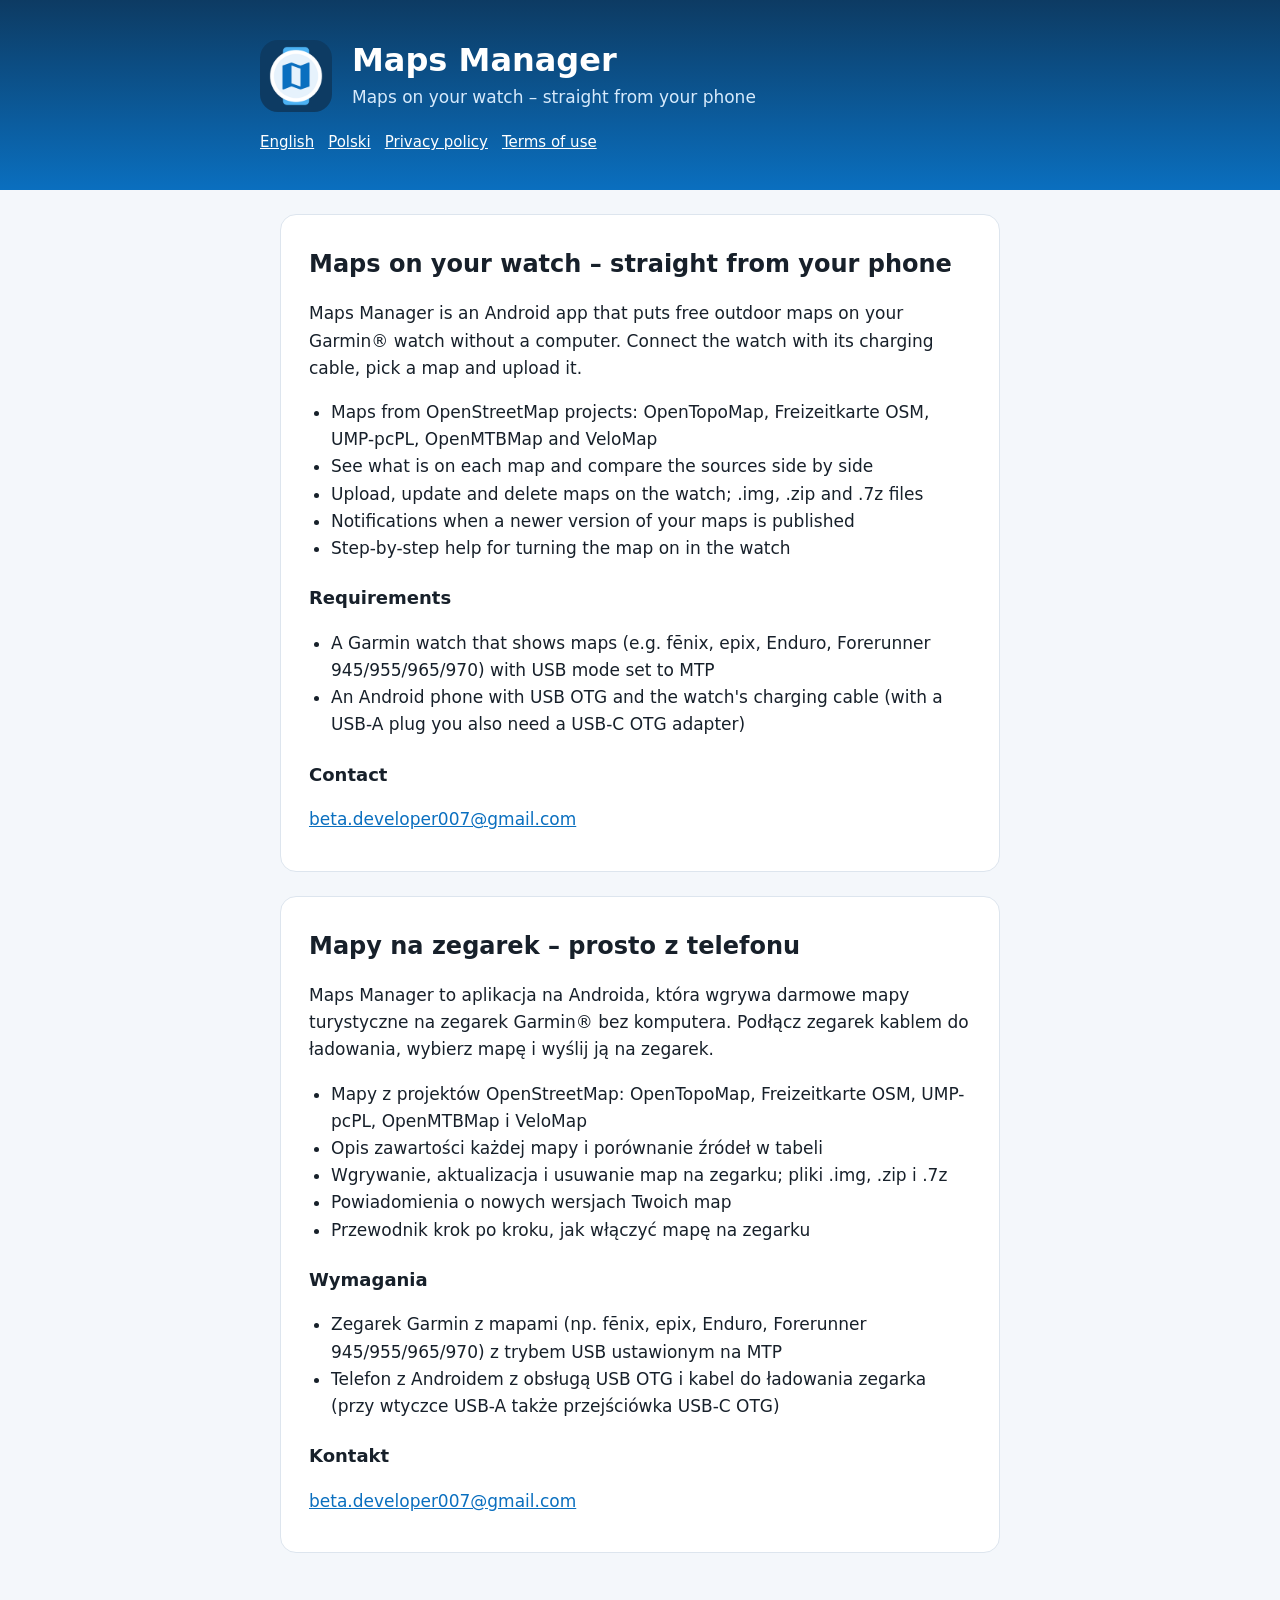
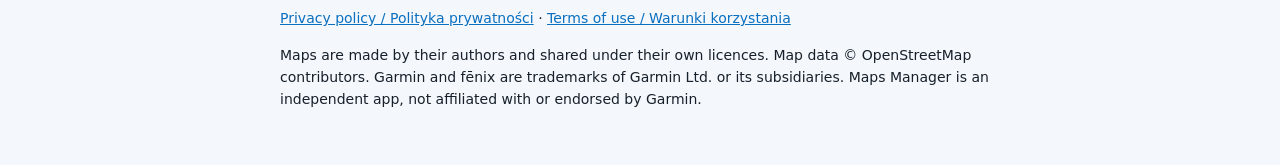
<file: index.html>
<!doctype html>
<html lang="en">
<head>
  <meta charset="utf-8">
  <meta name="viewport" content="width=device-width, initial-scale=1">
  <title>Maps Manager – maps on your watch, straight from your phone</title>
  <meta name="description" content="Android app that puts free topo, hiking and MTB maps on Garmin® watches over a USB cable.">
  <link rel="icon" href="favicon.png">
  <link rel="stylesheet" href="style.css">
</head>
<body>
<header>
  <div class="wrap">
    <div class="brand">
      <img src="icon.png" alt="">
      <div>
        <h1>Maps Manager</h1>
        <p>Maps on your watch – straight from your phone</p>
      </div>
    </div>
    <nav class="lang"><a href="#en">English</a><a href="#pl">Polski</a><a href="privacy/">Privacy policy</a><a href="terms/">Terms of use</a></nav>
  </div>
</header>

<main class="wrap">
  <section id="en" lang="en">
    <h2>Maps on your watch – straight from your phone</h2>
    <p>Maps Manager is an Android app that puts free outdoor maps on your Garmin® watch without a computer.
      Connect the watch with its charging cable, pick a map and upload it.</p>
    <ul>
      <li>Maps from OpenStreetMap projects: OpenTopoMap, Freizeitkarte OSM, UMP-pcPL, OpenMTBMap and VeloMap</li>
      <li>See what is on each map and compare the sources side by side</li>
      <li>Upload, update and delete maps on the watch; .img, .zip and .7z files</li>
      <li>Notifications when a newer version of your maps is published</li>
      <li>Step-by-step help for turning the map on in the watch</li>
    </ul>
    <h3>Requirements</h3>
    <ul>
      <li>A Garmin watch that shows maps (e.g. fēnix, epix, Enduro, Forerunner 945/955/965/970) with USB mode set to MTP</li>
      <li>An Android phone with USB OTG and the watch's charging cable (with a USB-A plug you also need a USB-C OTG adapter)</li>
    </ul>
    <h3>Contact</h3>
    <p><a href="mailto:beta.developer007@gmail.com">beta.developer007@gmail.com</a></p>
  </section>

  <section id="pl" lang="pl">
    <h2>Mapy na zegarek – prosto z telefonu</h2>
    <p>Maps Manager to aplikacja na Androida, która wgrywa darmowe mapy turystyczne na zegarek Garmin® bez
      komputera. Podłącz zegarek kablem do ładowania, wybierz mapę i wyślij ją na zegarek.</p>
    <ul>
      <li>Mapy z projektów OpenStreetMap: OpenTopoMap, Freizeitkarte OSM, UMP-pcPL, OpenMTBMap i VeloMap</li>
      <li>Opis zawartości każdej mapy i porównanie źródeł w tabeli</li>
      <li>Wgrywanie, aktualizacja i usuwanie map na zegarku; pliki .img, .zip i .7z</li>
      <li>Powiadomienia o nowych wersjach Twoich map</li>
      <li>Przewodnik krok po kroku, jak włączyć mapę na zegarku</li>
    </ul>
    <h3>Wymagania</h3>
    <ul>
      <li>Zegarek Garmin z mapami (np. fēnix, epix, Enduro, Forerunner 945/955/965/970) z trybem USB ustawionym na MTP</li>
      <li>Telefon z Androidem z obsługą USB OTG i kabel do ładowania zegarka (przy wtyczce USB-A także przejściówka USB-C OTG)</li>
    </ul>
    <h3>Kontakt</h3>
    <p><a href="mailto:beta.developer007@gmail.com">beta.developer007@gmail.com</a></p>
  </section>
</main>

<footer class="wrap">
  <p><a href="privacy/">Privacy policy / Polityka prywatności</a> · <a href="terms/">Terms of use / Warunki korzystania</a></p>
  <p>Maps are made by their authors and shared under their own licences. Map data © OpenStreetMap contributors.
    Garmin and fēnix are trademarks of Garmin Ltd. or its subsidiaries. Maps Manager is an independent app,
    not affiliated with or endorsed by Garmin.</p>
</footer>
</body>
</html>
</file>
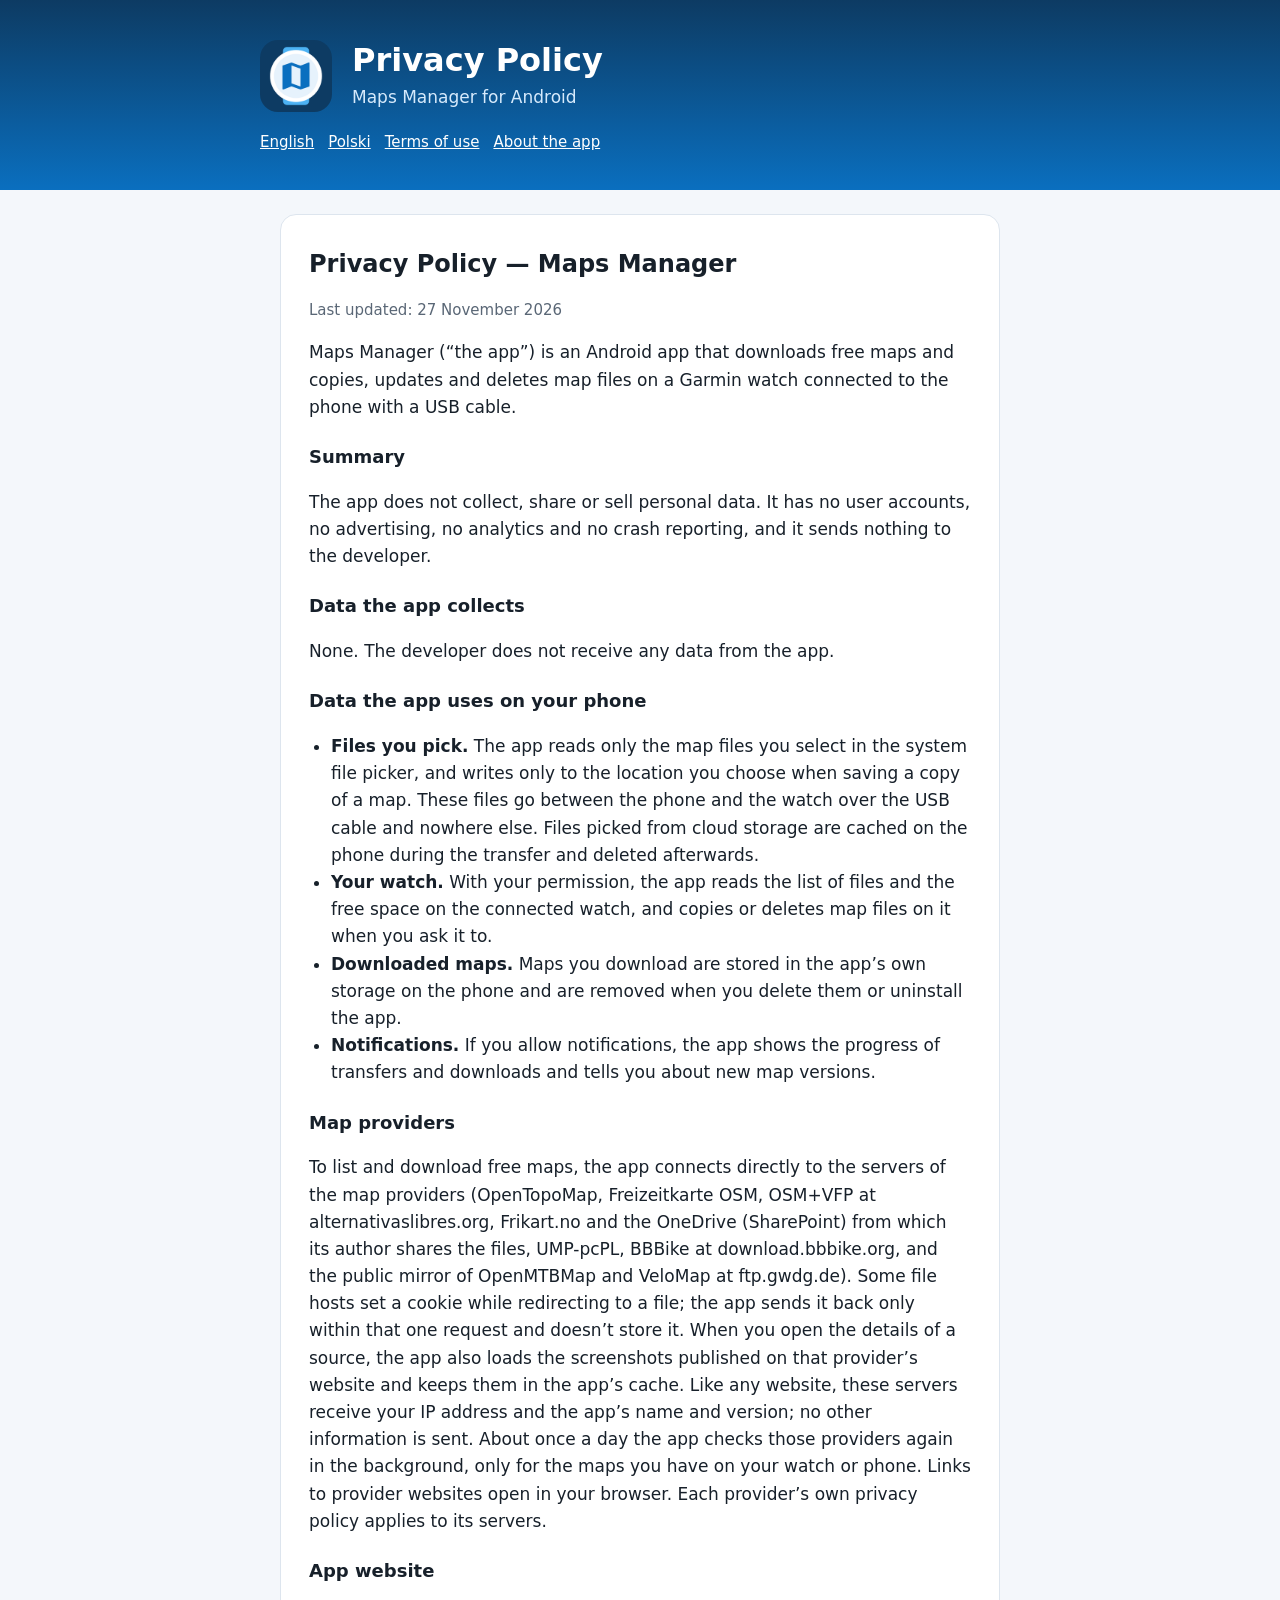
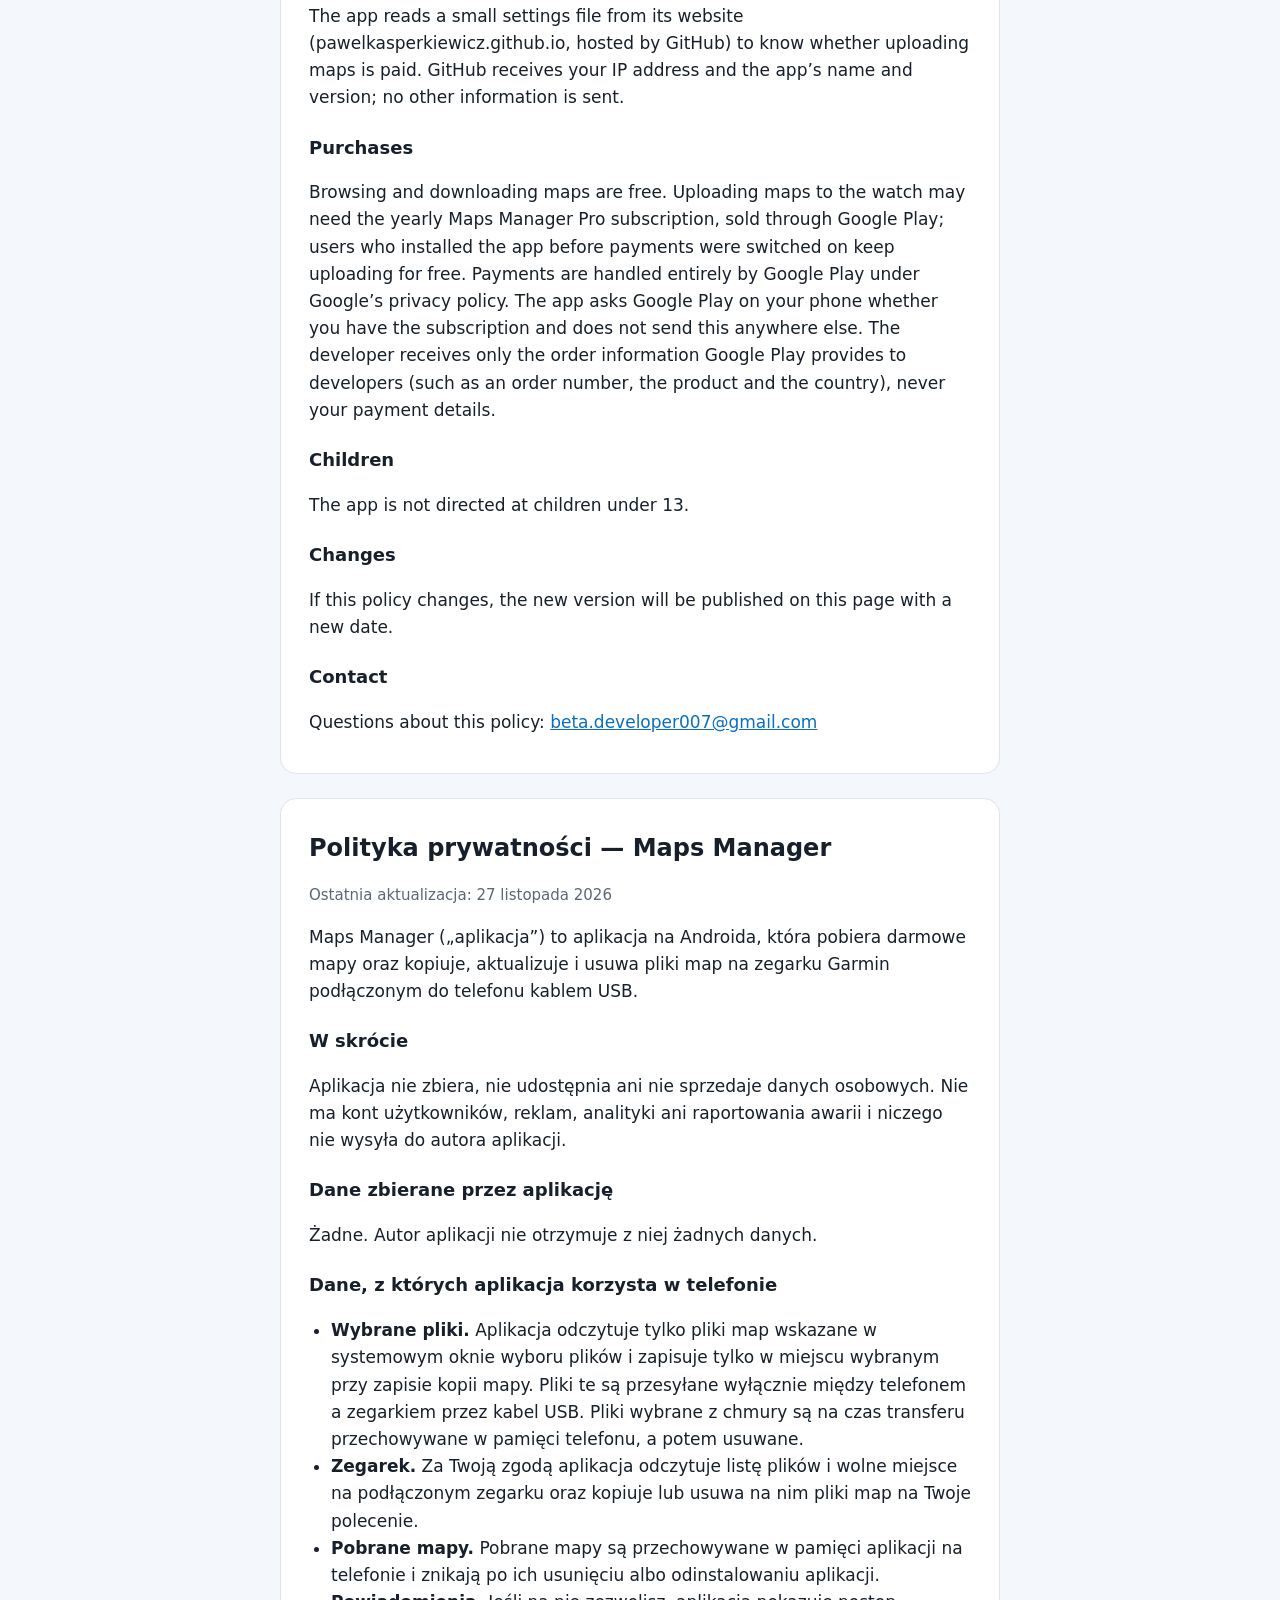
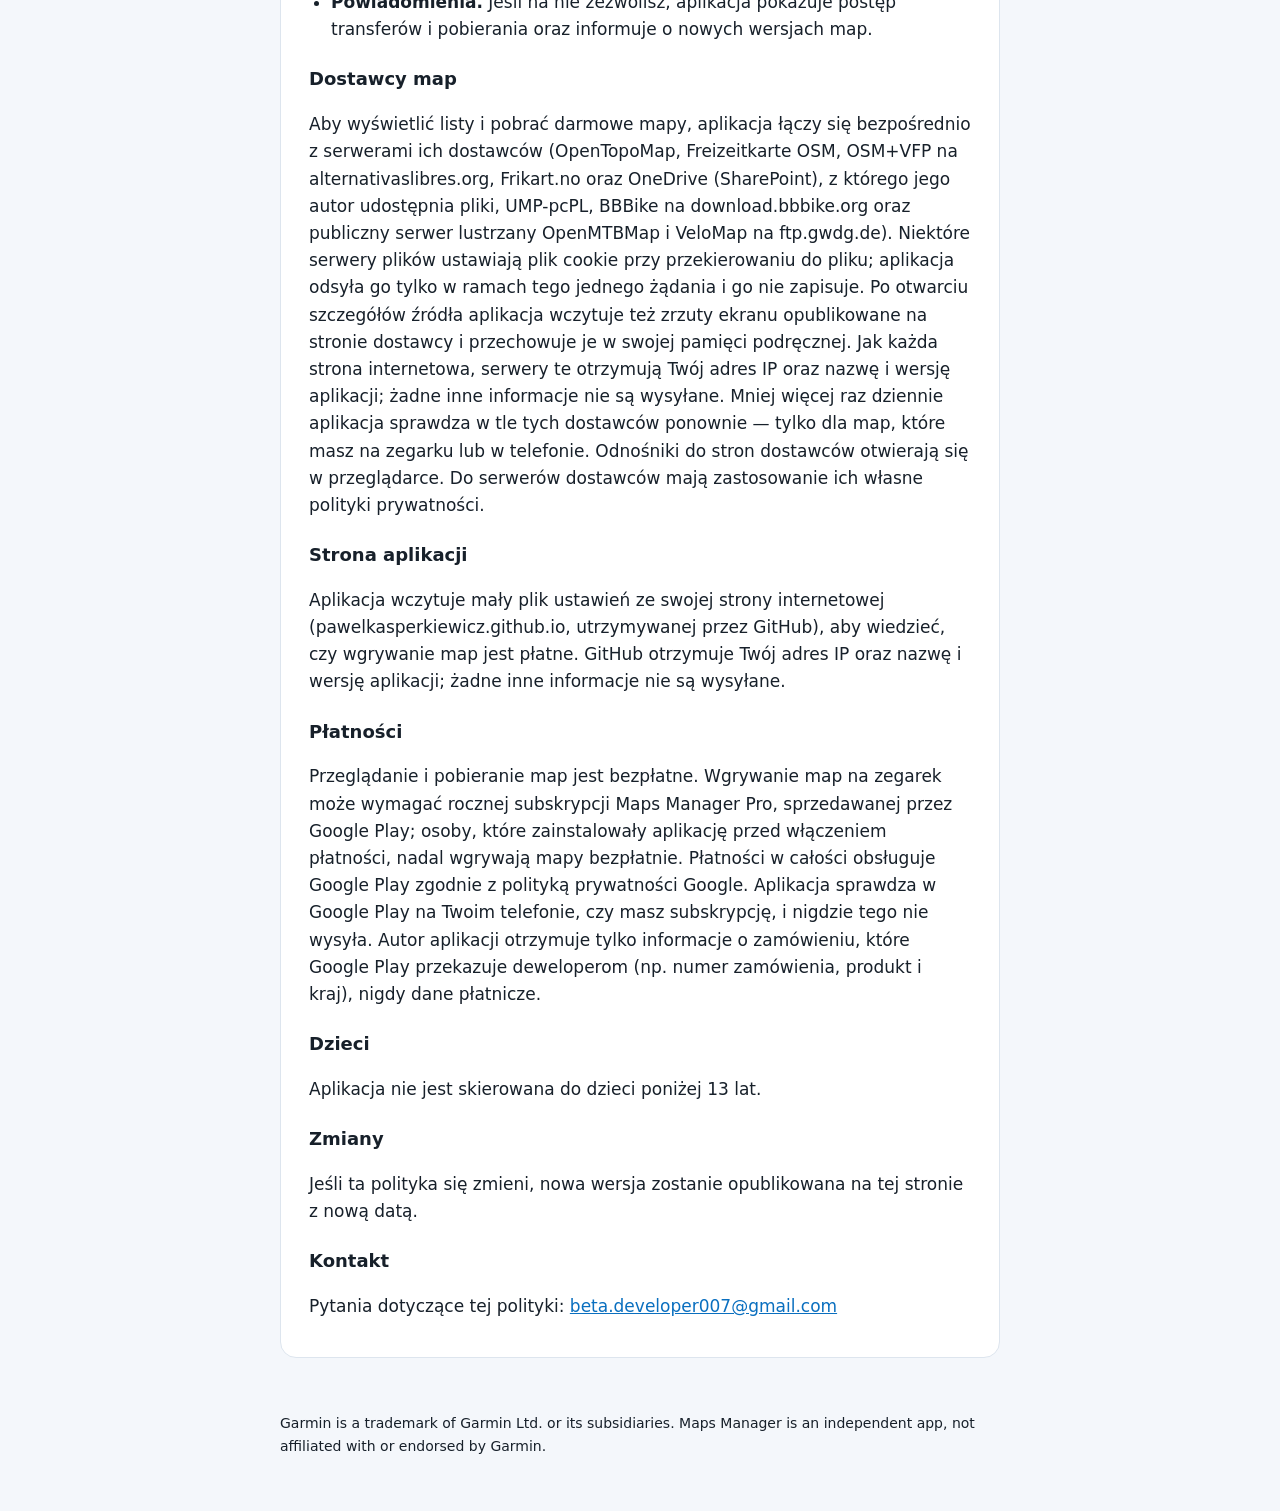
<file: privacy/index.html>
<!doctype html>
<html lang="en">
<head>
  <meta charset="utf-8">
  <meta name="viewport" content="width=device-width, initial-scale=1">
  <title>Privacy Policy – Maps Manager</title>
  <link rel="icon" href="../favicon.png">
  <link rel="stylesheet" href="../style.css">
</head>
<body>
<header>
  <div class="wrap">
    <div class="brand">
      <img src="../icon.png" alt="">
      <div>
        <h1>Privacy Policy</h1>
        <p>Maps Manager for Android</p>
      </div>
    </div>
    <nav class="lang"><a href="#en">English</a><a href="#pl">Polski</a><a href="../terms/">Terms of use</a><a href="../">About the app</a></nav>
  </div>
</header>

<main class="wrap">
  <section id="en" lang="en">
    <h2>Privacy Policy — Maps Manager</h2>
    <p class="date">Last updated: 27 November 2026</p>
    <p>Maps Manager (“the app”) is an Android app that downloads free maps and copies, updates and deletes map
      files on a Garmin watch connected to the phone with a USB cable.</p>

    <h3>Summary</h3>
    <p>The app does not collect, share or sell personal data. It has no user accounts, no advertising, no analytics
      and no crash reporting, and it sends nothing to the developer.</p>

    <h3>Data the app collects</h3>
    <p>None. The developer does not receive any data from the app.</p>

    <h3>Data the app uses on your phone</h3>
    <ul>
      <li><strong>Files you pick.</strong> The app reads only the map files you select in the system file picker,
        and writes only to the location you choose when saving a copy of a map. These files go between the phone and
        the watch over the USB cable and nowhere else. Files picked from cloud storage are cached on the phone during
        the transfer and deleted afterwards.</li>
      <li><strong>Your watch.</strong> With your permission, the app reads the list of files and the free space on the
        connected watch, and copies or deletes map files on it when you ask it to.</li>
      <li><strong>Downloaded maps.</strong> Maps you download are stored in the app’s own storage on the phone and are
        removed when you delete them or uninstall the app.</li>
      <li><strong>Notifications.</strong> If you allow notifications, the app shows the progress of transfers and
        downloads and tells you about new map versions.</li>
    </ul>

    <h3>Map providers</h3>
    <p>To list and download free maps, the app connects directly to the servers of the map providers (OpenTopoMap, Freizeitkarte OSM, OSM+VFP at alternativaslibres.org, Frikart.no and the OneDrive (SharePoint) from which its author shares the files, UMP-pcPL, BBBike at download.bbbike.org, and the public mirror of OpenMTBMap and VeloMap at ftp.gwdg.de). Some file hosts set a cookie while redirecting to a file; the app sends it back only within that one request and doesn’t store it. When you open the
      details of a source, the app also loads the screenshots published on that provider’s website and keeps them in
      the app’s cache. Like any website, these servers receive your IP address and the app’s name and version; no other
      information is sent. About once a day the app checks those providers again in the background, only for the maps
      you have on your watch or phone. Links to provider websites open in your browser. Each provider’s own privacy
      policy applies to its servers.</p>

    <h3>App website</h3>
    <p>The app reads a small settings file from its website (pawelkasperkiewicz.github.io, hosted by GitHub) to know whether uploading maps is paid. GitHub receives your IP address and the app’s name and version; no other information is sent.</p>

    <h3>Purchases</h3>
    <p>Browsing and downloading maps are free. Uploading maps to the watch may need the yearly Maps Manager Pro subscription, sold through Google Play; users who installed the app before payments were switched on keep uploading for free. Payments are handled entirely by Google Play under Google’s privacy policy. The app asks Google Play on your phone whether you have the subscription and does not send this anywhere else. The developer receives only the order information Google Play provides to developers (such as an order number, the product and the country), never your payment details.</p>

    <h3>Children</h3>
    <p>The app is not directed at children under 13.</p>

    <h3>Changes</h3>
    <p>If this policy changes, the new version will be published on this page with a new date.</p>

    <h3>Contact</h3>
    <p>Questions about this policy: <a href="mailto:beta.developer007@gmail.com">beta.developer007@gmail.com</a></p>
  </section>

  <section id="pl" lang="pl">
    <h2>Polityka prywatności — Maps Manager</h2>
    <p class="date">Ostatnia aktualizacja: 27 listopada 2026</p>
    <p>Maps Manager („aplikacja”) to aplikacja na Androida, która pobiera darmowe mapy oraz kopiuje, aktualizuje
      i usuwa pliki map na zegarku Garmin podłączonym do telefonu kablem USB.</p>

    <h3>W skrócie</h3>
    <p>Aplikacja nie zbiera, nie udostępnia ani nie sprzedaje danych osobowych. Nie ma kont użytkowników, reklam,
      analityki ani raportowania awarii i niczego nie wysyła do autora aplikacji.</p>

    <h3>Dane zbierane przez aplikację</h3>
    <p>Żadne. Autor aplikacji nie otrzymuje z niej żadnych danych.</p>

    <h3>Dane, z których aplikacja korzysta w telefonie</h3>
    <ul>
      <li><strong>Wybrane pliki.</strong> Aplikacja odczytuje tylko pliki map wskazane w systemowym oknie wyboru plików
        i zapisuje tylko w miejscu wybranym przy zapisie kopii mapy. Pliki te są przesyłane wyłącznie między telefonem
        a zegarkiem przez kabel USB. Pliki wybrane z chmury są na czas transferu przechowywane w pamięci telefonu,
        a potem usuwane.</li>
      <li><strong>Zegarek.</strong> Za Twoją zgodą aplikacja odczytuje listę plików i wolne miejsce na podłączonym
        zegarku oraz kopiuje lub usuwa na nim pliki map na Twoje polecenie.</li>
      <li><strong>Pobrane mapy.</strong> Pobrane mapy są przechowywane w pamięci aplikacji na telefonie i znikają po ich
        usunięciu albo odinstalowaniu aplikacji.</li>
      <li><strong>Powiadomienia.</strong> Jeśli na nie zezwolisz, aplikacja pokazuje postęp transferów i pobierania oraz
        informuje o nowych wersjach map.</li>
    </ul>

    <h3>Dostawcy map</h3>
    <p>Aby wyświetlić listy i pobrać darmowe mapy, aplikacja łączy się bezpośrednio z serwerami ich dostawców
      (OpenTopoMap, Freizeitkarte OSM, OSM+VFP na alternativaslibres.org, Frikart.no oraz OneDrive (SharePoint), z którego jego autor udostępnia pliki, UMP-pcPL, BBBike na download.bbbike.org oraz publiczny serwer lustrzany OpenMTBMap i VeloMap na ftp.gwdg.de). Niektóre serwery plików ustawiają plik cookie przy przekierowaniu do pliku; aplikacja odsyła go tylko w ramach tego jednego żądania i go nie zapisuje.
      Po otwarciu szczegółów źródła aplikacja wczytuje też zrzuty ekranu opublikowane na stronie dostawcy
      i przechowuje je w swojej pamięci podręcznej. Jak każda strona internetowa, serwery te otrzymują Twój adres IP
      oraz nazwę i wersję aplikacji; żadne inne informacje nie są wysyłane. Mniej więcej raz dziennie aplikacja
      sprawdza w tle tych dostawców ponownie — tylko dla map, które masz na zegarku lub w telefonie. Odnośniki do
      stron dostawców otwierają się w przeglądarce. Do serwerów dostawców mają zastosowanie ich własne polityki
      prywatności.</p>

    <h3>Strona aplikacji</h3>
    <p>Aplikacja wczytuje mały plik ustawień ze swojej strony internetowej (pawelkasperkiewicz.github.io, utrzymywanej przez GitHub), aby wiedzieć, czy wgrywanie map jest płatne. GitHub otrzymuje Twój adres IP oraz nazwę i wersję aplikacji; żadne inne informacje nie są wysyłane.</p>

    <h3>Płatności</h3>
    <p>Przeglądanie i pobieranie map jest bezpłatne. Wgrywanie map na zegarek może wymagać rocznej subskrypcji Maps Manager Pro, sprzedawanej przez Google Play; osoby, które zainstalowały aplikację przed włączeniem płatności, nadal wgrywają mapy bezpłatnie. Płatności w całości obsługuje Google Play zgodnie z polityką prywatności Google. Aplikacja sprawdza w Google Play na Twoim telefonie, czy masz subskrypcję, i nigdzie tego nie wysyła. Autor aplikacji otrzymuje tylko informacje o zamówieniu, które Google Play przekazuje deweloperom (np. numer zamówienia, produkt i kraj), nigdy dane płatnicze.</p>

    <h3>Dzieci</h3>
    <p>Aplikacja nie jest skierowana do dzieci poniżej 13 lat.</p>

    <h3>Zmiany</h3>
    <p>Jeśli ta polityka się zmieni, nowa wersja zostanie opublikowana na tej stronie z nową datą.</p>

    <h3>Kontakt</h3>
    <p>Pytania dotyczące tej polityki: <a href="mailto:beta.developer007@gmail.com">beta.developer007@gmail.com</a></p>
  </section>
</main>

<footer class="wrap">
  <p>Garmin is a trademark of Garmin Ltd. or its subsidiaries. Maps Manager is an independent app, not affiliated with
    or endorsed by Garmin.</p>
</footer>
</body>
</html>
</file>
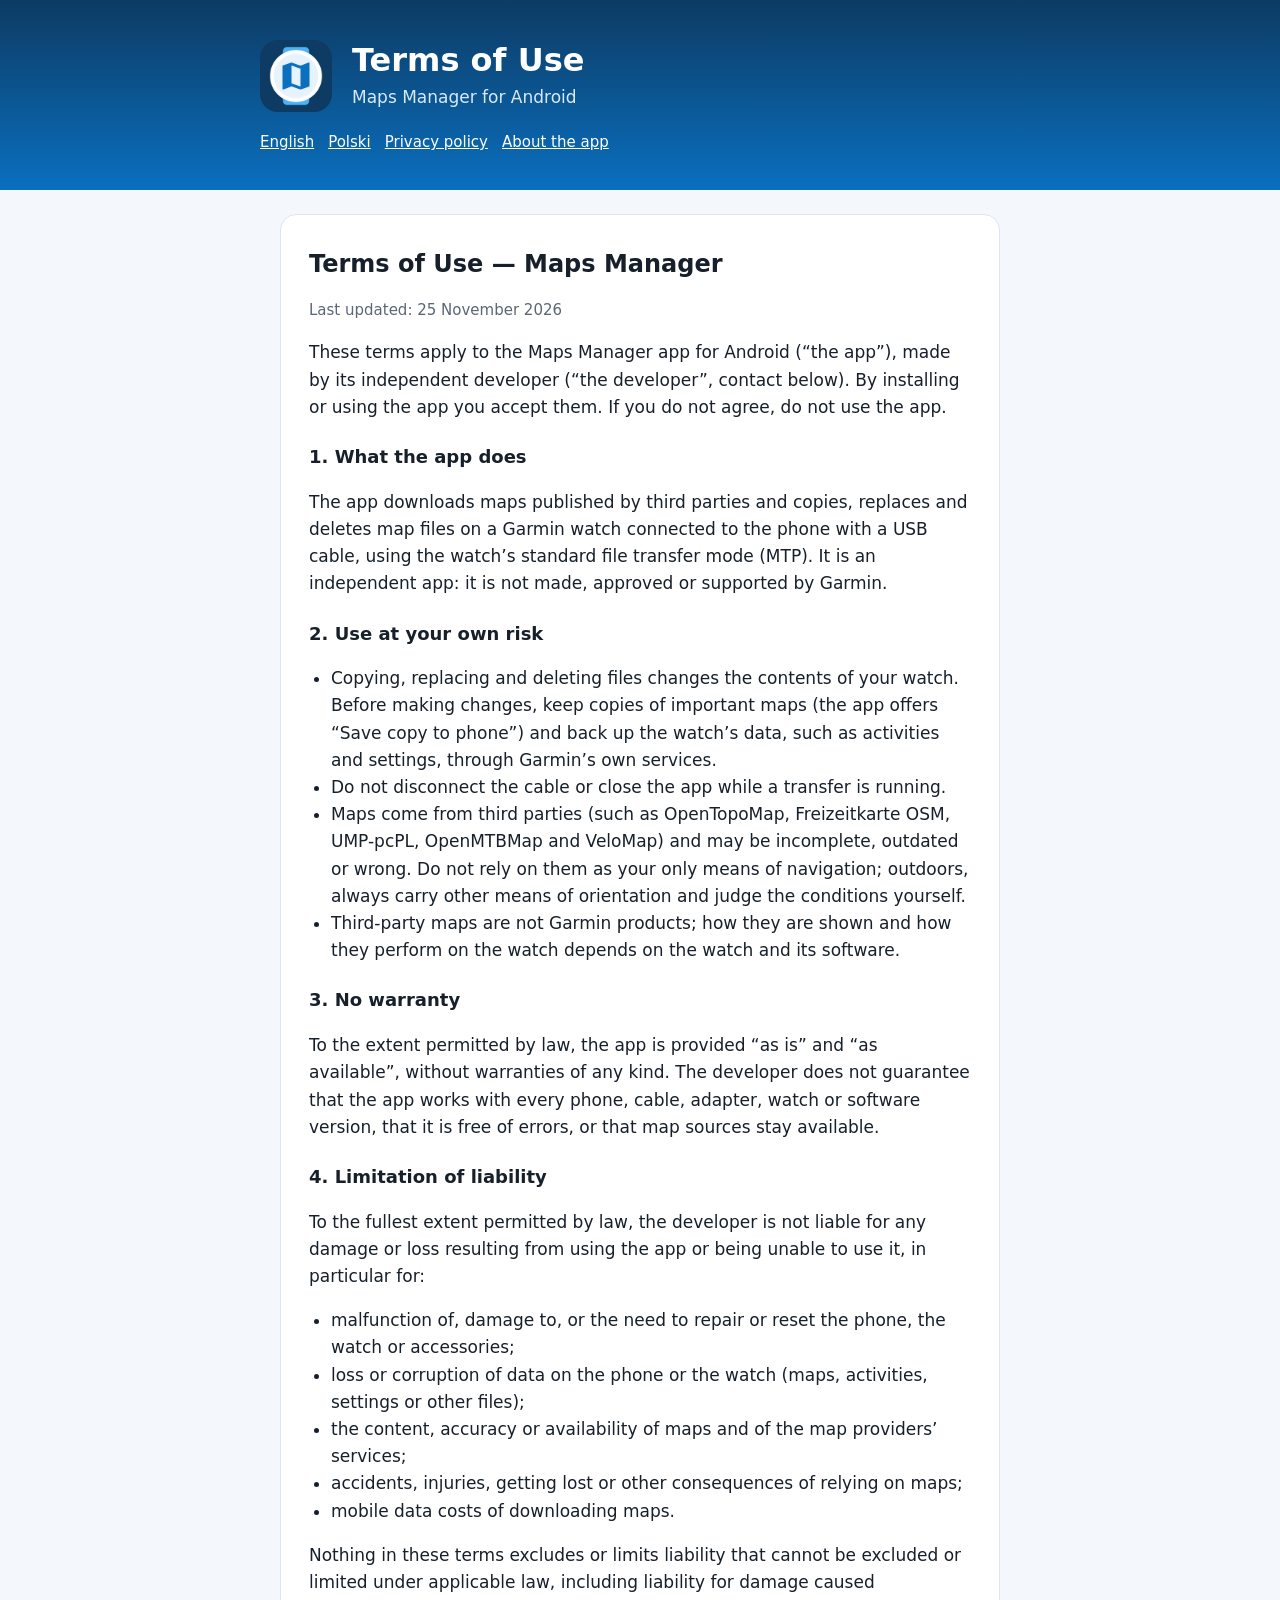
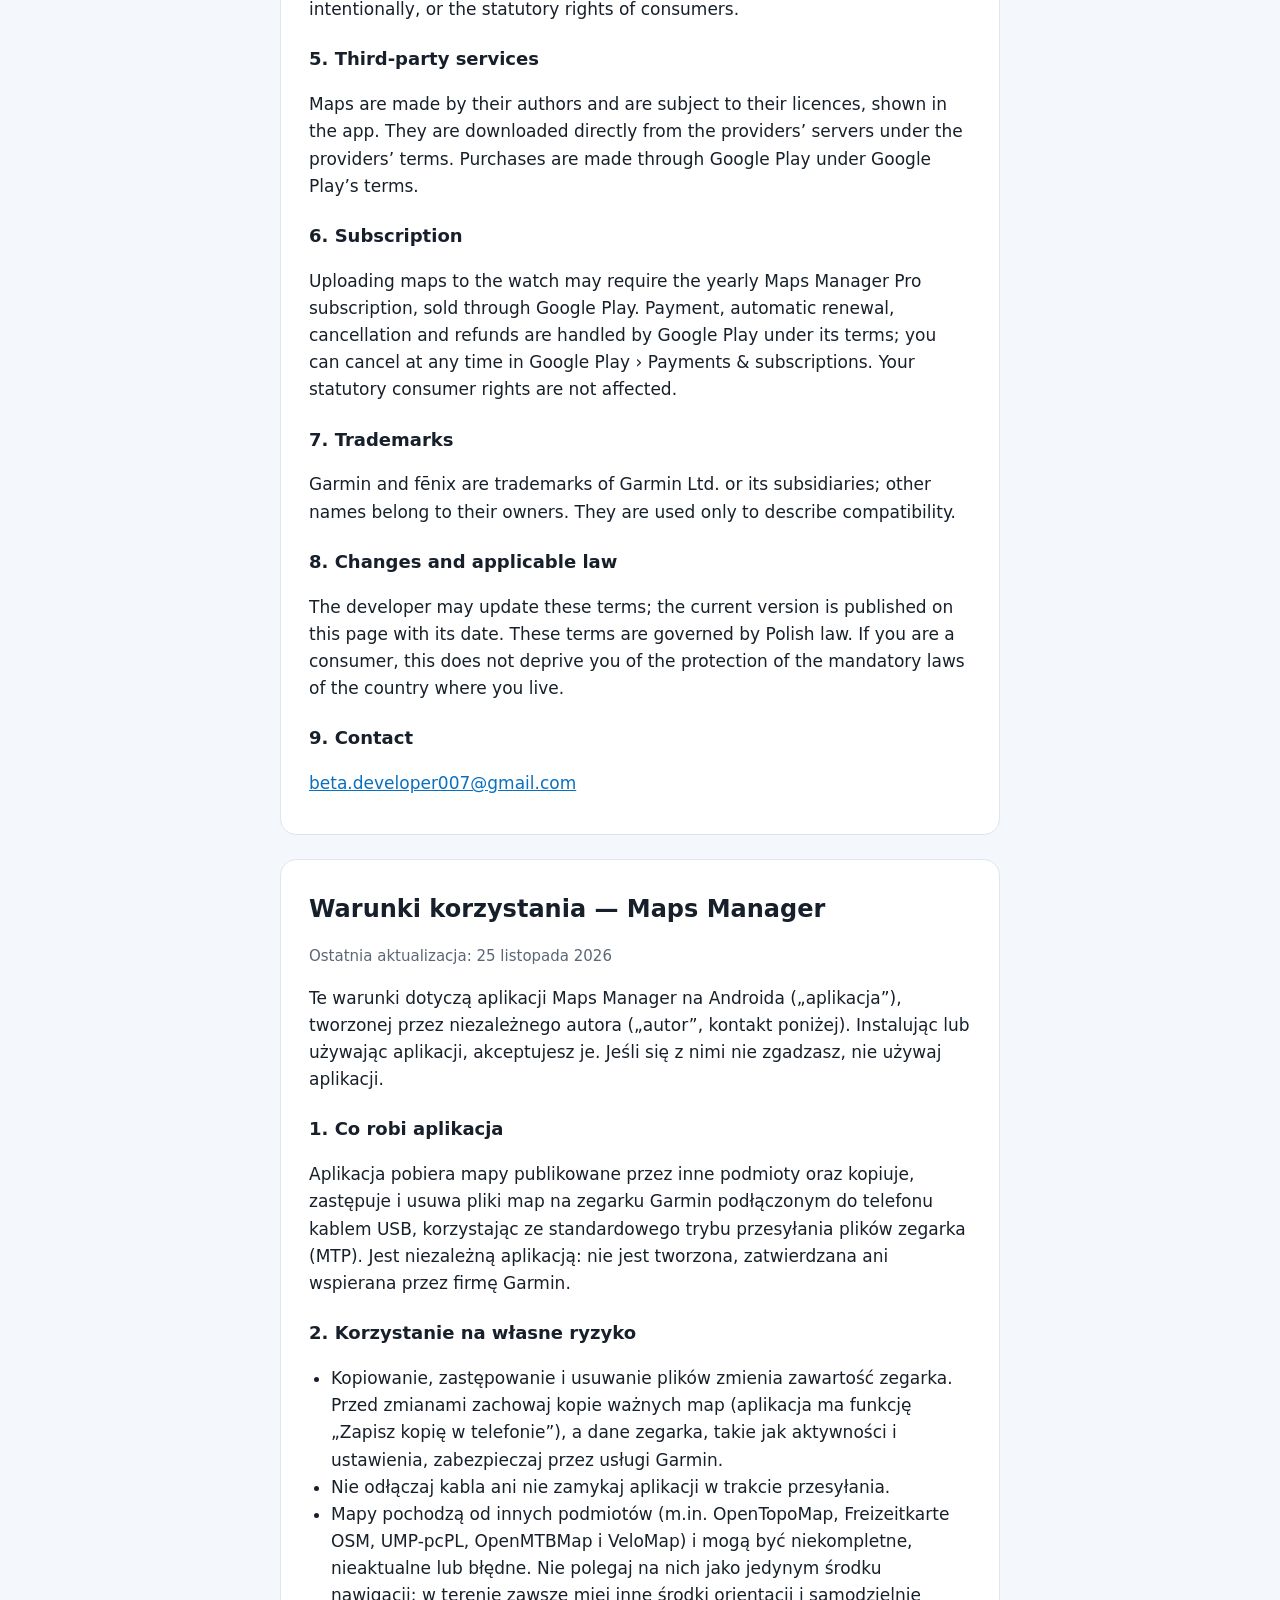
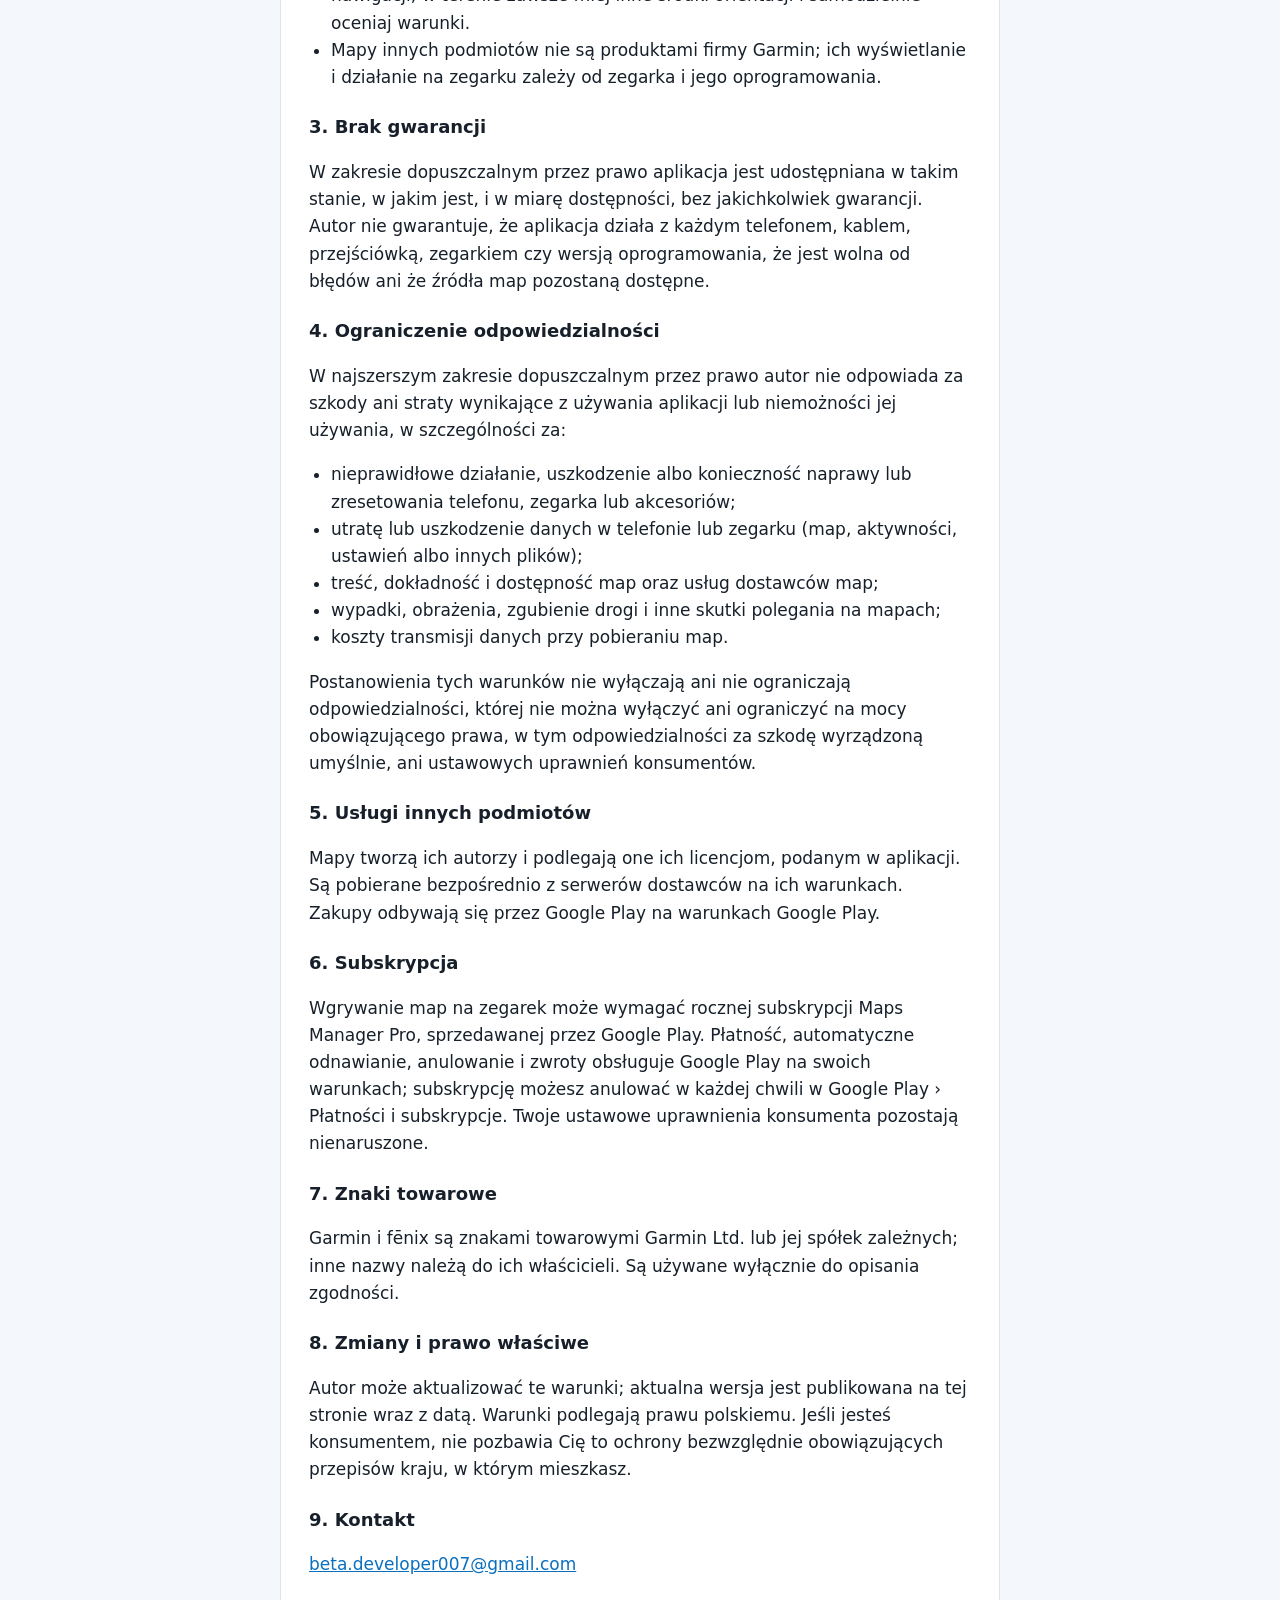
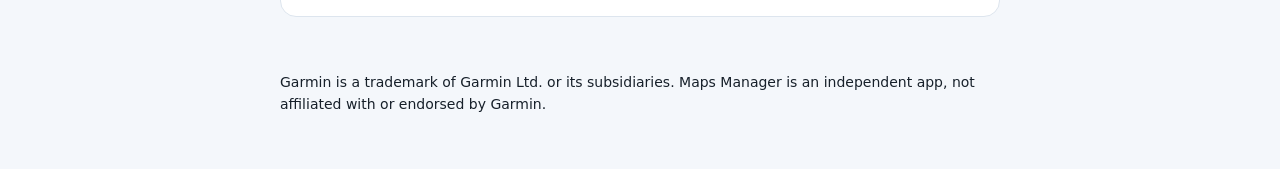
<file: terms/index.html>
<!doctype html>
<html lang="en">
<head>
  <meta charset="utf-8">
  <meta name="viewport" content="width=device-width, initial-scale=1">
  <title>Terms of Use – Maps Manager</title>
  <link rel="icon" href="../favicon.png">
  <link rel="stylesheet" href="../style.css">
</head>
<body>
<header>
  <div class="wrap">
    <div class="brand">
      <img src="../icon.png" alt="">
      <div>
        <h1>Terms of Use</h1>
        <p>Maps Manager for Android</p>
      </div>
    </div>
    <nav class="lang"><a href="#en">English</a><a href="#pl">Polski</a><a href="../privacy/">Privacy policy</a><a href="../">About the app</a></nav>
  </div>
</header>

<main class="wrap">
  <section id="en" lang="en">
    <h2>Terms of Use — Maps Manager</h2>
    <p class="date">Last updated: 25 November 2026</p>
    <p>These terms apply to the Maps Manager app for Android (“the app”), made by its independent developer
      (“the developer”, contact below). By installing or using the app you accept them. If you do not agree, do not
      use the app.</p>

    <h3>1. What the app does</h3>
    <p>The app downloads maps published by third parties and copies, replaces and deletes map files on a Garmin
      watch connected to the phone with a USB cable, using the watch’s standard file transfer mode (MTP). It is an
      independent app: it is not made, approved or supported by Garmin.</p>

    <h3>2. Use at your own risk</h3>
    <ul>
      <li>Copying, replacing and deleting files changes the contents of your watch. Before making changes, keep
        copies of important maps (the app offers “Save copy to phone”) and back up the watch’s data, such as
        activities and settings, through Garmin’s own services.</li>
      <li>Do not disconnect the cable or close the app while a transfer is running.</li>
      <li>Maps come from third parties (such as OpenTopoMap, Freizeitkarte OSM, UMP-pcPL, OpenMTBMap and VeloMap)
        and may be incomplete, outdated or wrong. Do not rely on them as your only means of navigation; outdoors,
        always carry other means of orientation and judge the conditions yourself.</li>
      <li>Third-party maps are not Garmin products; how they are shown and how they perform on the watch depends on
        the watch and its software.</li>
    </ul>

    <h3>3. No warranty</h3>
    <p>To the extent permitted by law, the app is provided “as is” and “as available”, without warranties of any
      kind. The developer does not guarantee that the app works with every phone, cable, adapter, watch or software
      version, that it is free of errors, or that map sources stay available.</p>

    <h3>4. Limitation of liability</h3>
    <p>To the fullest extent permitted by law, the developer is not liable for any damage or loss resulting from
      using the app or being unable to use it, in particular for:</p>
    <ul>
      <li>malfunction of, damage to, or the need to repair or reset the phone, the watch or accessories;</li>
      <li>loss or corruption of data on the phone or the watch (maps, activities, settings or other files);</li>
      <li>the content, accuracy or availability of maps and of the map providers’ services;</li>
      <li>accidents, injuries, getting lost or other consequences of relying on maps;</li>
      <li>mobile data costs of downloading maps.</li>
    </ul>
    <p>Nothing in these terms excludes or limits liability that cannot be excluded or limited under applicable law,
      including liability for damage caused intentionally, or the statutory rights of consumers.</p>

    <h3>5. Third-party services</h3>
    <p>Maps are made by their authors and are subject to their licences, shown in the app. They are downloaded
      directly from the providers’ servers under the providers’ terms. Purchases are made through Google Play under
      Google Play’s terms.</p>

    <h3>6. Subscription</h3>
    <p>Uploading maps to the watch may require the yearly Maps Manager Pro subscription, sold through Google Play.
      Payment, automatic renewal, cancellation and refunds are handled by Google Play under its terms; you can cancel
      at any time in Google Play › Payments &amp; subscriptions. Your statutory consumer rights are not affected.</p>

    <h3>7. Trademarks</h3>
    <p>Garmin and fēnix are trademarks of Garmin Ltd. or its subsidiaries; other names belong to their owners. They
      are used only to describe compatibility.</p>

    <h3>8. Changes and applicable law</h3>
    <p>The developer may update these terms; the current version is published on this page with its date. These
      terms are governed by Polish law. If you are a consumer, this does not deprive you of the protection of the
      mandatory laws of the country where you live.</p>

    <h3>9. Contact</h3>
    <p><a href="mailto:beta.developer007@gmail.com">beta.developer007@gmail.com</a></p>
  </section>

  <section id="pl" lang="pl">
    <h2>Warunki korzystania — Maps Manager</h2>
    <p class="date">Ostatnia aktualizacja: 25 listopada 2026</p>
    <p>Te warunki dotyczą aplikacji Maps Manager na Androida („aplikacja”), tworzonej przez niezależnego autora
      („autor”, kontakt poniżej). Instalując lub używając aplikacji, akceptujesz je. Jeśli się z nimi nie zgadzasz,
      nie używaj aplikacji.</p>

    <h3>1. Co robi aplikacja</h3>
    <p>Aplikacja pobiera mapy publikowane przez inne podmioty oraz kopiuje, zastępuje i usuwa pliki map na zegarku
      Garmin podłączonym do telefonu kablem USB, korzystając ze standardowego trybu przesyłania plików zegarka (MTP).
      Jest niezależną aplikacją: nie jest tworzona, zatwierdzana ani wspierana przez firmę Garmin.</p>

    <h3>2. Korzystanie na własne ryzyko</h3>
    <ul>
      <li>Kopiowanie, zastępowanie i usuwanie plików zmienia zawartość zegarka. Przed zmianami zachowaj kopie ważnych
        map (aplikacja ma funkcję „Zapisz kopię w telefonie”), a dane zegarka, takie jak aktywności i ustawienia,
        zabezpieczaj przez usługi Garmin.</li>
      <li>Nie odłączaj kabla ani nie zamykaj aplikacji w trakcie przesyłania.</li>
      <li>Mapy pochodzą od innych podmiotów (m.in. OpenTopoMap, Freizeitkarte OSM, UMP-pcPL, OpenMTBMap i VeloMap)
        i mogą być niekompletne, nieaktualne lub błędne. Nie polegaj na nich jako jedynym środku nawigacji; w terenie
        zawsze miej inne środki orientacji i samodzielnie oceniaj warunki.</li>
      <li>Mapy innych podmiotów nie są produktami firmy Garmin; ich wyświetlanie i działanie na zegarku zależy od
        zegarka i jego oprogramowania.</li>
    </ul>

    <h3>3. Brak gwarancji</h3>
    <p>W zakresie dopuszczalnym przez prawo aplikacja jest udostępniana w takim stanie, w jakim jest, i w miarę
      dostępności, bez jakichkolwiek gwarancji. Autor nie gwarantuje, że aplikacja działa z każdym telefonem, kablem,
      przejściówką, zegarkiem czy wersją oprogramowania, że jest wolna od błędów ani że źródła map pozostaną
      dostępne.</p>

    <h3>4. Ograniczenie odpowiedzialności</h3>
    <p>W najszerszym zakresie dopuszczalnym przez prawo autor nie odpowiada za szkody ani straty wynikające
      z używania aplikacji lub niemożności jej używania, w szczególności za:</p>
    <ul>
      <li>nieprawidłowe działanie, uszkodzenie albo konieczność naprawy lub zresetowania telefonu, zegarka lub
        akcesoriów;</li>
      <li>utratę lub uszkodzenie danych w telefonie lub zegarku (map, aktywności, ustawień albo innych plików);</li>
      <li>treść, dokładność i dostępność map oraz usług dostawców map;</li>
      <li>wypadki, obrażenia, zgubienie drogi i inne skutki polegania na mapach;</li>
      <li>koszty transmisji danych przy pobieraniu map.</li>
    </ul>
    <p>Postanowienia tych warunków nie wyłączają ani nie ograniczają odpowiedzialności, której nie można wyłączyć ani
      ograniczyć na mocy obowiązującego prawa, w tym odpowiedzialności za szkodę wyrządzoną umyślnie, ani ustawowych
      uprawnień konsumentów.</p>

    <h3>5. Usługi innych podmiotów</h3>
    <p>Mapy tworzą ich autorzy i podlegają one ich licencjom, podanym w aplikacji. Są pobierane bezpośrednio
      z serwerów dostawców na ich warunkach. Zakupy odbywają się przez Google Play na warunkach Google Play.</p>

    <h3>6. Subskrypcja</h3>
    <p>Wgrywanie map na zegarek może wymagać rocznej subskrypcji Maps Manager Pro, sprzedawanej przez Google Play.
      Płatność, automatyczne odnawianie, anulowanie i zwroty obsługuje Google Play na swoich warunkach; subskrypcję
      możesz anulować w każdej chwili w Google Play › Płatności i subskrypcje. Twoje ustawowe uprawnienia konsumenta
      pozostają nienaruszone.</p>

    <h3>7. Znaki towarowe</h3>
    <p>Garmin i fēnix są znakami towarowymi Garmin Ltd. lub jej spółek zależnych; inne nazwy należą do ich
      właścicieli. Są używane wyłącznie do opisania zgodności.</p>

    <h3>8. Zmiany i prawo właściwe</h3>
    <p>Autor może aktualizować te warunki; aktualna wersja jest publikowana na tej stronie wraz z datą. Warunki
      podlegają prawu polskiemu. Jeśli jesteś konsumentem, nie pozbawia Cię to ochrony bezwzględnie obowiązujących
      przepisów kraju, w którym mieszkasz.</p>

    <h3>9. Kontakt</h3>
    <p><a href="mailto:beta.developer007@gmail.com">beta.developer007@gmail.com</a></p>
  </section>
</main>

<footer class="wrap">
  <p>Garmin is a trademark of Garmin Ltd. or its subsidiaries. Maps Manager is an independent app, not affiliated with
    or endorsed by Garmin.</p>
</footer>
</body>
</html>
</file>
<file: style.css>
:root {
  --bg: #f4f7fb;
  --card: #ffffff;
  --text: #17202a;
  --muted: #5a6776;
  --accent: #0a6fbf;
  --line: #dde5ee;
  color-scheme: light dark;
}

@media (prefers-color-scheme: dark) {
  :root {
    --bg: #0e141b;
    --card: #17202a;
    --text: #e8eef5;
    --muted: #9aa8b7;
    --accent: #6cb8f5;
    --line: #2a3644;
  }
}

* { box-sizing: border-box; }

body {
  margin: 0;
  background: var(--bg);
  color: var(--text);
  font: 17px/1.6 system-ui, -apple-system, "Segoe UI", Roboto, "Noto Sans", sans-serif;
}

header {
  background: linear-gradient(180deg, #0d3b63, #0a6fbf);
  color: #fff;
  padding: 40px 20px 36px;
}

header .brand { display: flex; align-items: center; gap: 20px; }
header img { width: 72px; height: 72px; border-radius: 18px; flex: none; }
header h1 { margin: 0; font-size: 32px; line-height: 1.2; }
header p { margin: 4px 0 0; color: #d6eafc; }
header a { color: #fff; }

.wrap { max-width: 760px; margin: 0 auto; }

nav.lang { margin-top: 18px; font-size: 15px; }
nav.lang a { color: #fff; margin-right: 14px; }

main { padding: 24px 20px 8px; }

section {
  background: var(--card);
  border: 1px solid var(--line);
  border-radius: 16px;
  padding: 8px 28px 20px;
  margin-bottom: 24px;
}

h2 { font-size: 24px; margin: 22px 0 8px; }
h3 { font-size: 18px; margin: 22px 0 4px; }
p, li { color: var(--text); }
.muted, .date { color: var(--muted); font-size: 15px; }
ul { padding-left: 22px; }
a { color: var(--accent); }

footer {
  padding: 8px 20px 40px;
  color: var(--muted);
  font-size: 14px;
}
</file>
